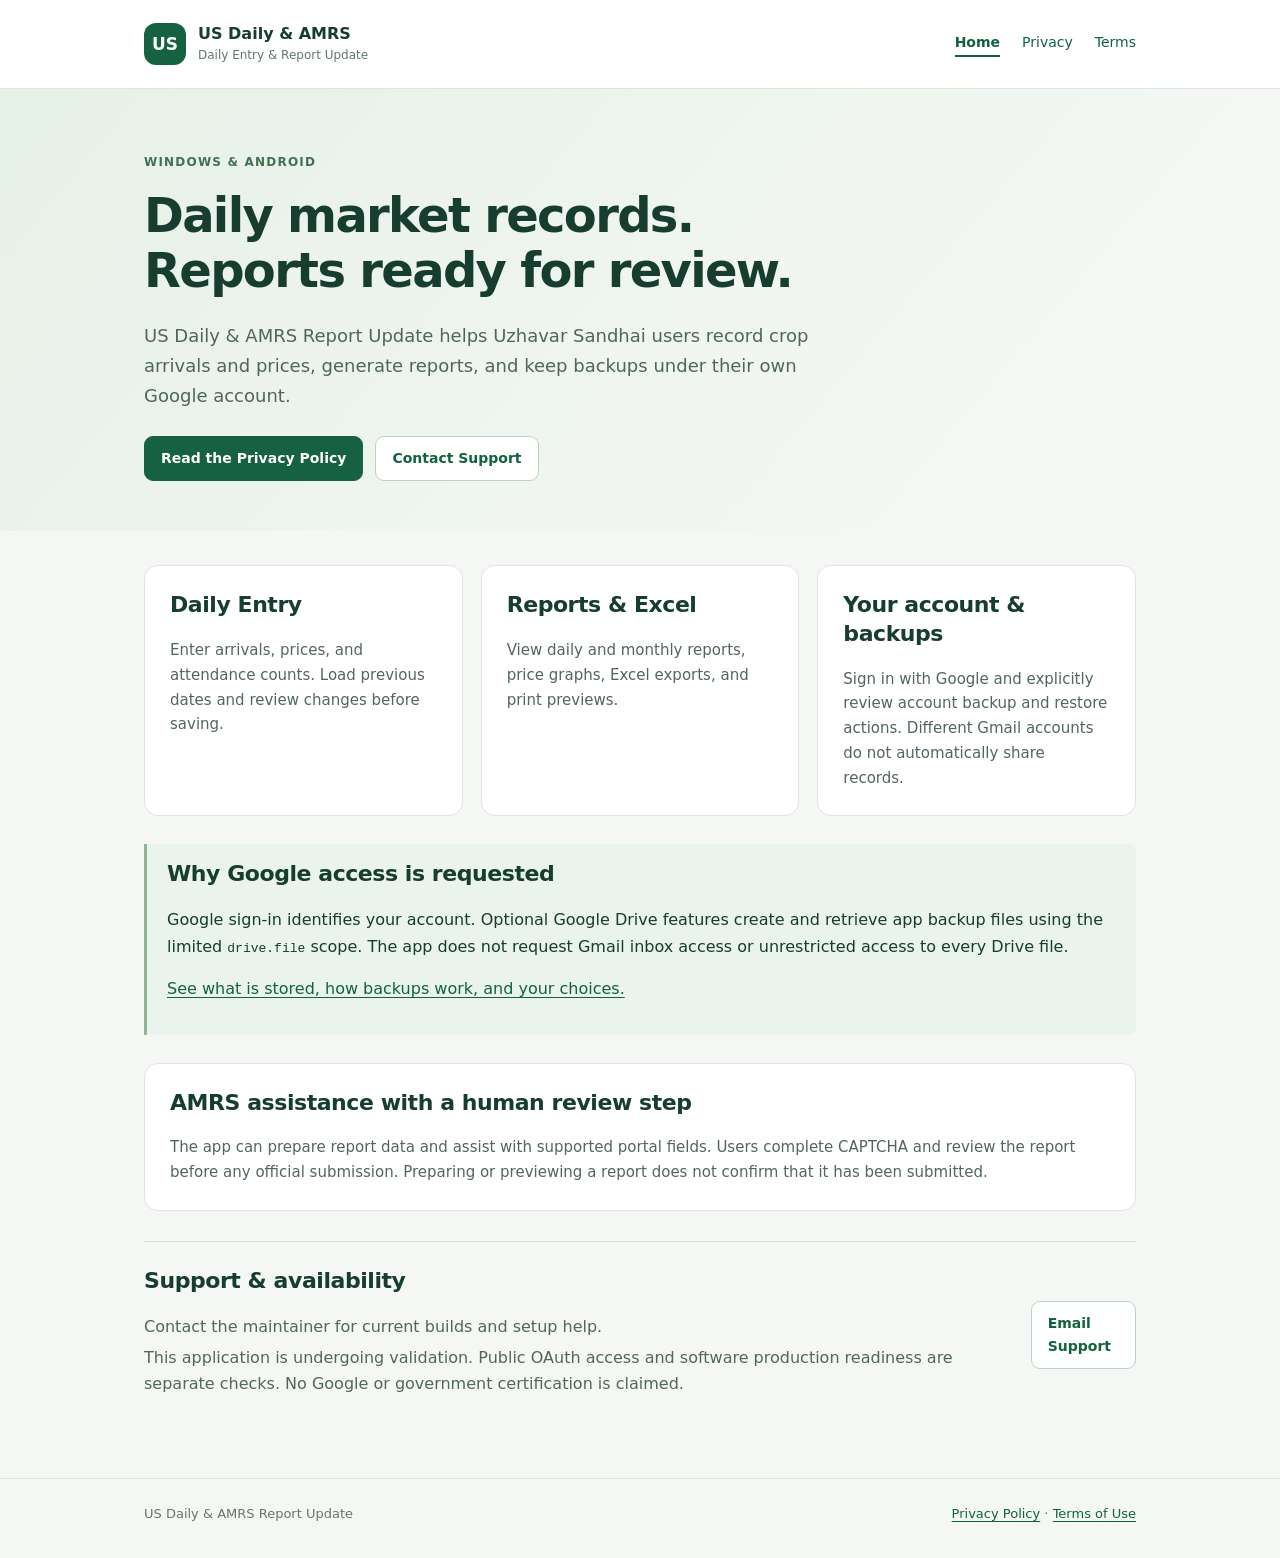
<file: index.html>
<!doctype html>
<html lang="en"><head><meta charset="utf-8"><meta name="viewport" content="width=device-width,initial-scale=1"><meta name="description" content="US Daily & AMRS Report Update: daily market entries, reports, and account-scoped Google Drive backups for Windows and Android."><title>US Daily & AMRS Report Update</title><link rel="stylesheet" href="styles.css"></head>
<body><header><div class="wrap top"><a class="brand" href="index.html"><span class="mark" aria-hidden="true">US</span><span>US Daily &amp; AMRS<small>Daily Entry &amp; Report Update</small></span></a><nav aria-label="Main navigation"><a href="index.html" aria-current="page">Home</a><a href="privacy.html">Privacy</a><a href="terms.html">Terms</a></nav></div></header>
<section class="hero"><div class="wrap"><div class="eyebrow">Windows &amp; Android</div><h1>Daily market records.<br>Reports ready for review.</h1><p class="intro">US Daily &amp; AMRS Report Update helps Uzhavar Sandhai users record crop arrivals and prices, generate reports, and keep backups under their own Google account.</p><div class="actions"><a class="button primary" href="privacy.html">Read the Privacy Policy</a><a class="button" href="mailto:prakashagri111@gmail.com">Contact Support</a></div></div></section>
<main><div class="wrap"><div class="grid"><section class="card"><h2>Daily Entry</h2><p>Enter arrivals, prices, and attendance counts. Load previous dates and review changes before saving.</p></section><section class="card"><h2>Reports &amp; Excel</h2><p>View daily and monthly reports, price graphs, Excel exports, and print previews.</p></section><section class="card"><h2>Your account &amp; backups</h2><p>Sign in with Google and explicitly review account backup and restore actions. Different Gmail accounts do not automatically share records.</p></section></div>
<section class="note"><h2>Why Google access is requested</h2><p>Google sign-in identifies your account. Optional Google Drive features create and retrieve app backup files using the limited <span class="scope">drive.file</span> scope. The app does not request Gmail inbox access or unrestricted access to every Drive file.</p><p><a href="privacy.html">See what is stored, how backups work, and your choices.</a></p></section>
<section class="card"><h2>AMRS assistance with a human review step</h2><p>The app can prepare report data and assist with supported portal fields. Users complete CAPTCHA and review the report before any official submission. Preparing or previewing a report does not confirm that it has been submitted.</p></section>
<section class="support"><div><h2>Support &amp; availability</h2><p>Contact the maintainer for current builds and setup help.</p><p class="muted">This application is undergoing validation. Public OAuth access and software production readiness are separate checks. No Google or government certification is claimed.</p></div><a class="button" href="mailto:prakashagri111@gmail.com">Email Support</a></section></div></main>
<footer><div class="wrap"><span>US Daily &amp; AMRS Report Update</span><span><a href="privacy.html">Privacy Policy</a> · <a href="terms.html">Terms of Use</a></span></div></footer></body></html>
</file>
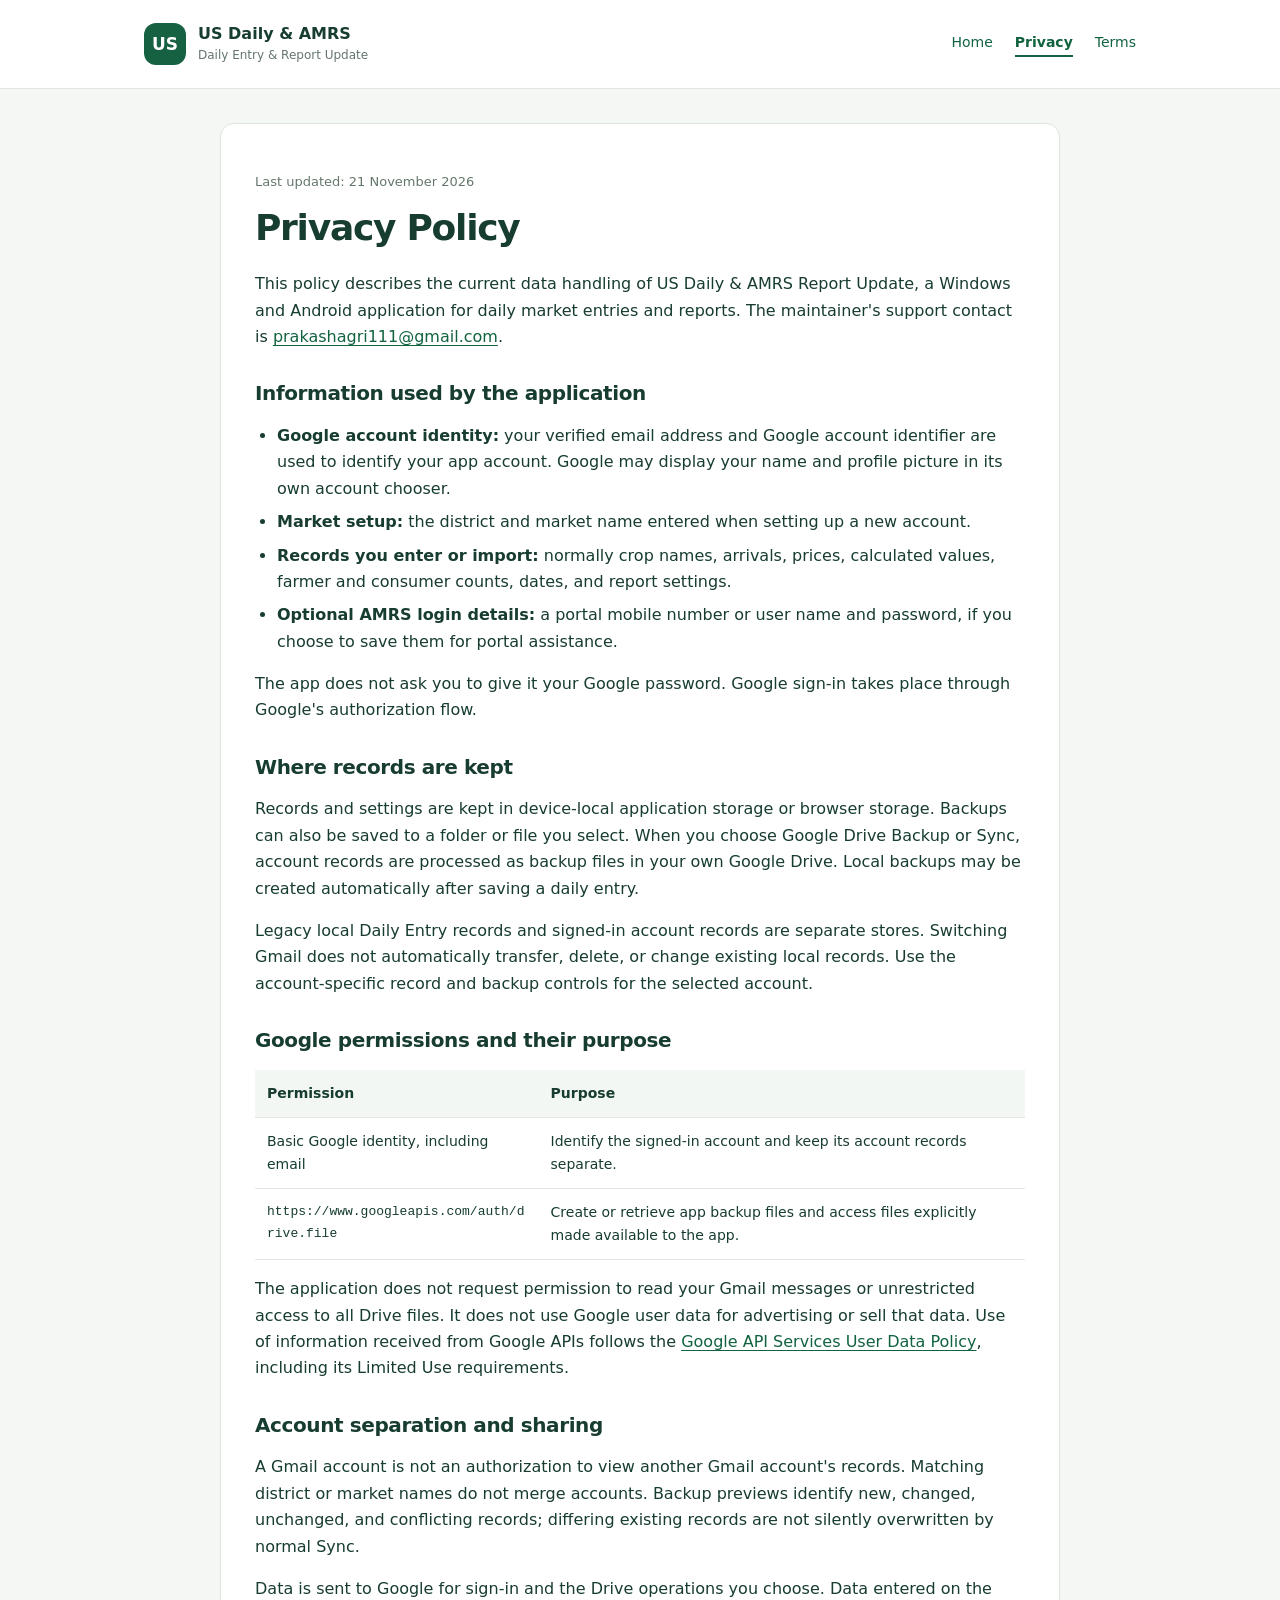
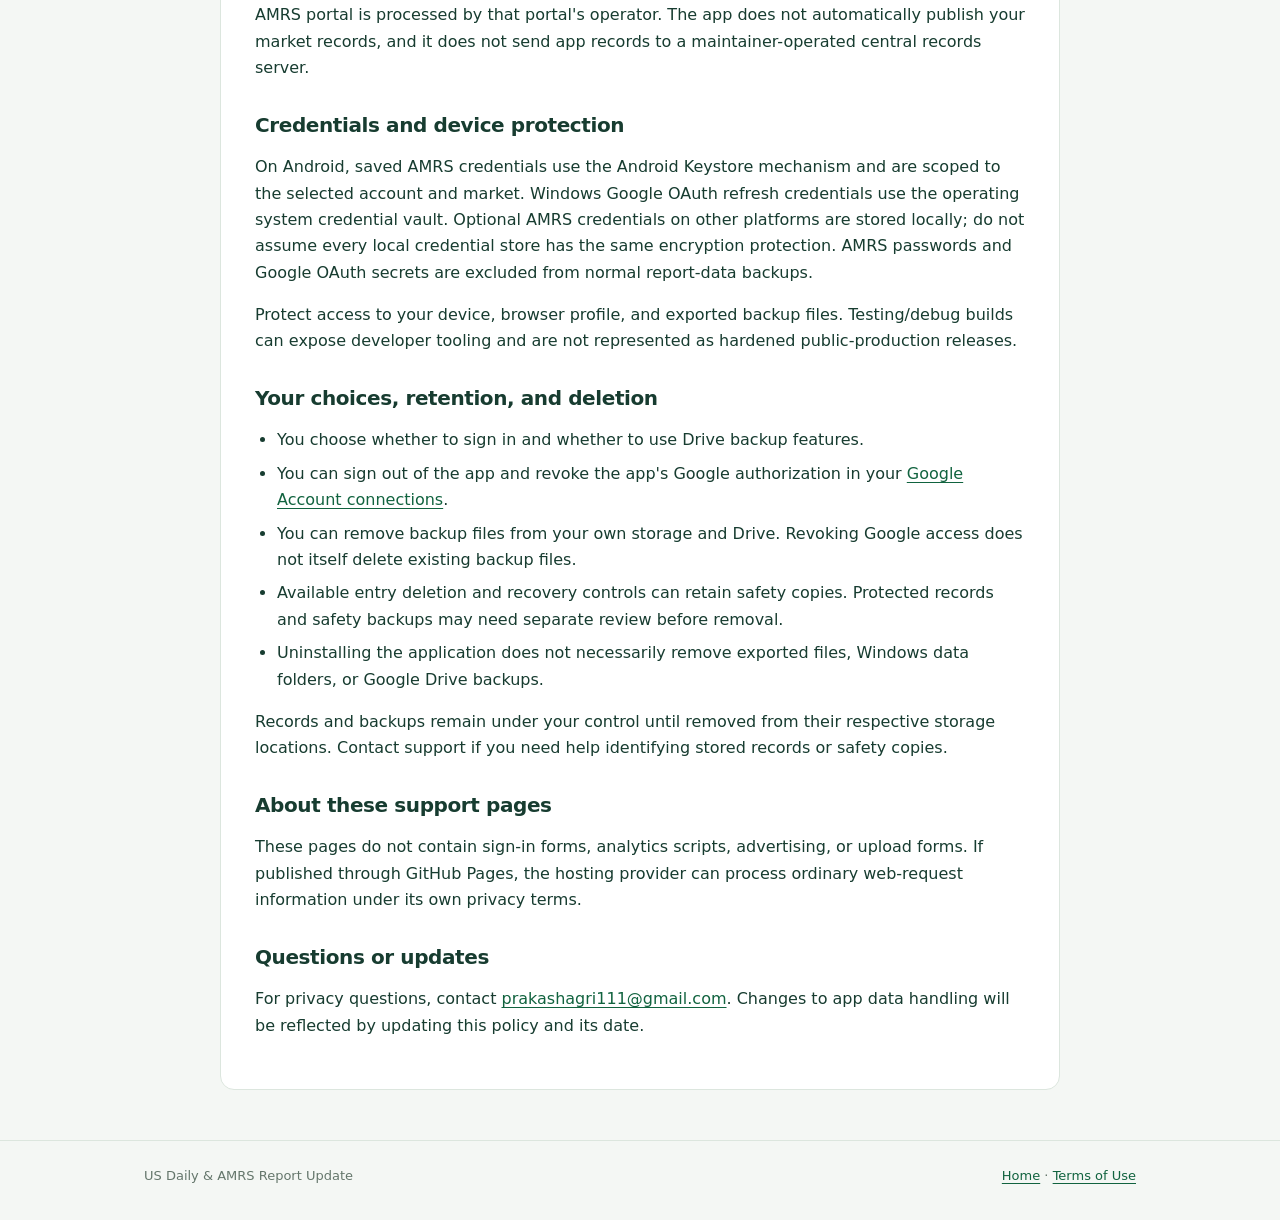
<file: privacy.html>
<!doctype html>
<html lang="en"><head><meta charset="utf-8"><meta name="viewport" content="width=device-width,initial-scale=1"><meta name="description" content="Privacy and data handling for US Daily & AMRS Report Update."><title>Privacy Policy — US Daily & AMRS Report Update</title><link rel="stylesheet" href="styles.css"></head>
<body><header><div class="wrap top"><a class="brand" href="index.html"><span class="mark" aria-hidden="true">US</span><span>US Daily &amp; AMRS<small>Daily Entry &amp; Report Update</small></span></a><nav aria-label="Main navigation"><a href="index.html">Home</a><a href="privacy.html" aria-current="page">Privacy</a><a href="terms.html">Terms</a></nav></div></header>
<main><div class="wrap"><article class="policy"><p class="updated">Last updated: 21 November 2026</p><h1>Privacy Policy</h1><p>This policy describes the current data handling of US Daily &amp; AMRS Report Update, a Windows and Android application for daily market entries and reports. The maintainer's support contact is <a href="mailto:prakashagri111@gmail.com">prakashagri111@gmail.com</a>.</p>
<h2>Information used by the application</h2><ul><li><strong>Google account identity:</strong> your verified email address and Google account identifier are used to identify your app account. Google may display your name and profile picture in its own account chooser.</li><li><strong>Market setup:</strong> the district and market name entered when setting up a new account.</li><li><strong>Records you enter or import:</strong> normally crop names, arrivals, prices, calculated values, farmer and consumer counts, dates, and report settings.</li><li><strong>Optional AMRS login details:</strong> a portal mobile number or user name and password, if you choose to save them for portal assistance.</li></ul><p>The app does not ask you to give it your Google password. Google sign-in takes place through Google's authorization flow.</p>
<h2>Where records are kept</h2><p>Records and settings are kept in device-local application storage or browser storage. Backups can also be saved to a folder or file you select. When you choose Google Drive Backup or Sync, account records are processed as backup files in your own Google Drive. Local backups may be created automatically after saving a daily entry.</p><p>Legacy local Daily Entry records and signed-in account records are separate stores. Switching Gmail does not automatically transfer, delete, or change existing local records. Use the account-specific record and backup controls for the selected account.</p>
<h2>Google permissions and their purpose</h2><table><thead><tr><th>Permission</th><th>Purpose</th></tr></thead><tbody><tr><td>Basic Google identity, including email</td><td>Identify the signed-in account and keep its account records separate.</td></tr><tr><td class="scope">https://www.googleapis.com/auth/drive.file</td><td>Create or retrieve app backup files and access files explicitly made available to the app.</td></tr></tbody></table><p>The application does not request permission to read your Gmail messages or unrestricted access to all Drive files. It does not use Google user data for advertising or sell that data. Use of information received from Google APIs follows the <a href="https://developers.google.com/terms/api-services-user-data-policy">Google API Services User Data Policy</a>, including its Limited Use requirements.</p>
<h2>Account separation and sharing</h2><p>A Gmail account is not an authorization to view another Gmail account's records. Matching district or market names do not merge accounts. Backup previews identify new, changed, unchanged, and conflicting records; differing existing records are not silently overwritten by normal Sync.</p><p>Data is sent to Google for sign-in and the Drive operations you choose. Data entered on the AMRS portal is processed by that portal's operator. The app does not automatically publish your market records, and it does not send app records to a maintainer-operated central records server.</p>
<h2>Credentials and device protection</h2><p>On Android, saved AMRS credentials use the Android Keystore mechanism and are scoped to the selected account and market. Windows Google OAuth refresh credentials use the operating system credential vault. Optional AMRS credentials on other platforms are stored locally; do not assume every local credential store has the same encryption protection. AMRS passwords and Google OAuth secrets are excluded from normal report-data backups.</p><p>Protect access to your device, browser profile, and exported backup files. Testing/debug builds can expose developer tooling and are not represented as hardened public-production releases.</p>
<h2>Your choices, retention, and deletion</h2><ul><li>You choose whether to sign in and whether to use Drive backup features.</li><li>You can sign out of the app and revoke the app's Google authorization in your <a href="https://myaccount.google.com/connections">Google Account connections</a>.</li><li>You can remove backup files from your own storage and Drive. Revoking Google access does not itself delete existing backup files.</li><li>Available entry deletion and recovery controls can retain safety copies. Protected records and safety backups may need separate review before removal.</li><li>Uninstalling the application does not necessarily remove exported files, Windows data folders, or Google Drive backups.</li></ul><p>Records and backups remain under your control until removed from their respective storage locations. Contact support if you need help identifying stored records or safety copies.</p>
<h2>About these support pages</h2><p>These pages do not contain sign-in forms, analytics scripts, advertising, or upload forms. If published through GitHub Pages, the hosting provider can process ordinary web-request information under its own privacy terms.</p>
<h2>Questions or updates</h2><p>For privacy questions, contact <a href="mailto:prakashagri111@gmail.com">prakashagri111@gmail.com</a>. Changes to app data handling will be reflected by updating this policy and its date.</p></article></div></main><footer><div class="wrap"><span>US Daily &amp; AMRS Report Update</span><span><a href="index.html">Home</a> · <a href="terms.html">Terms of Use</a></span></div></footer></body></html>
</file>
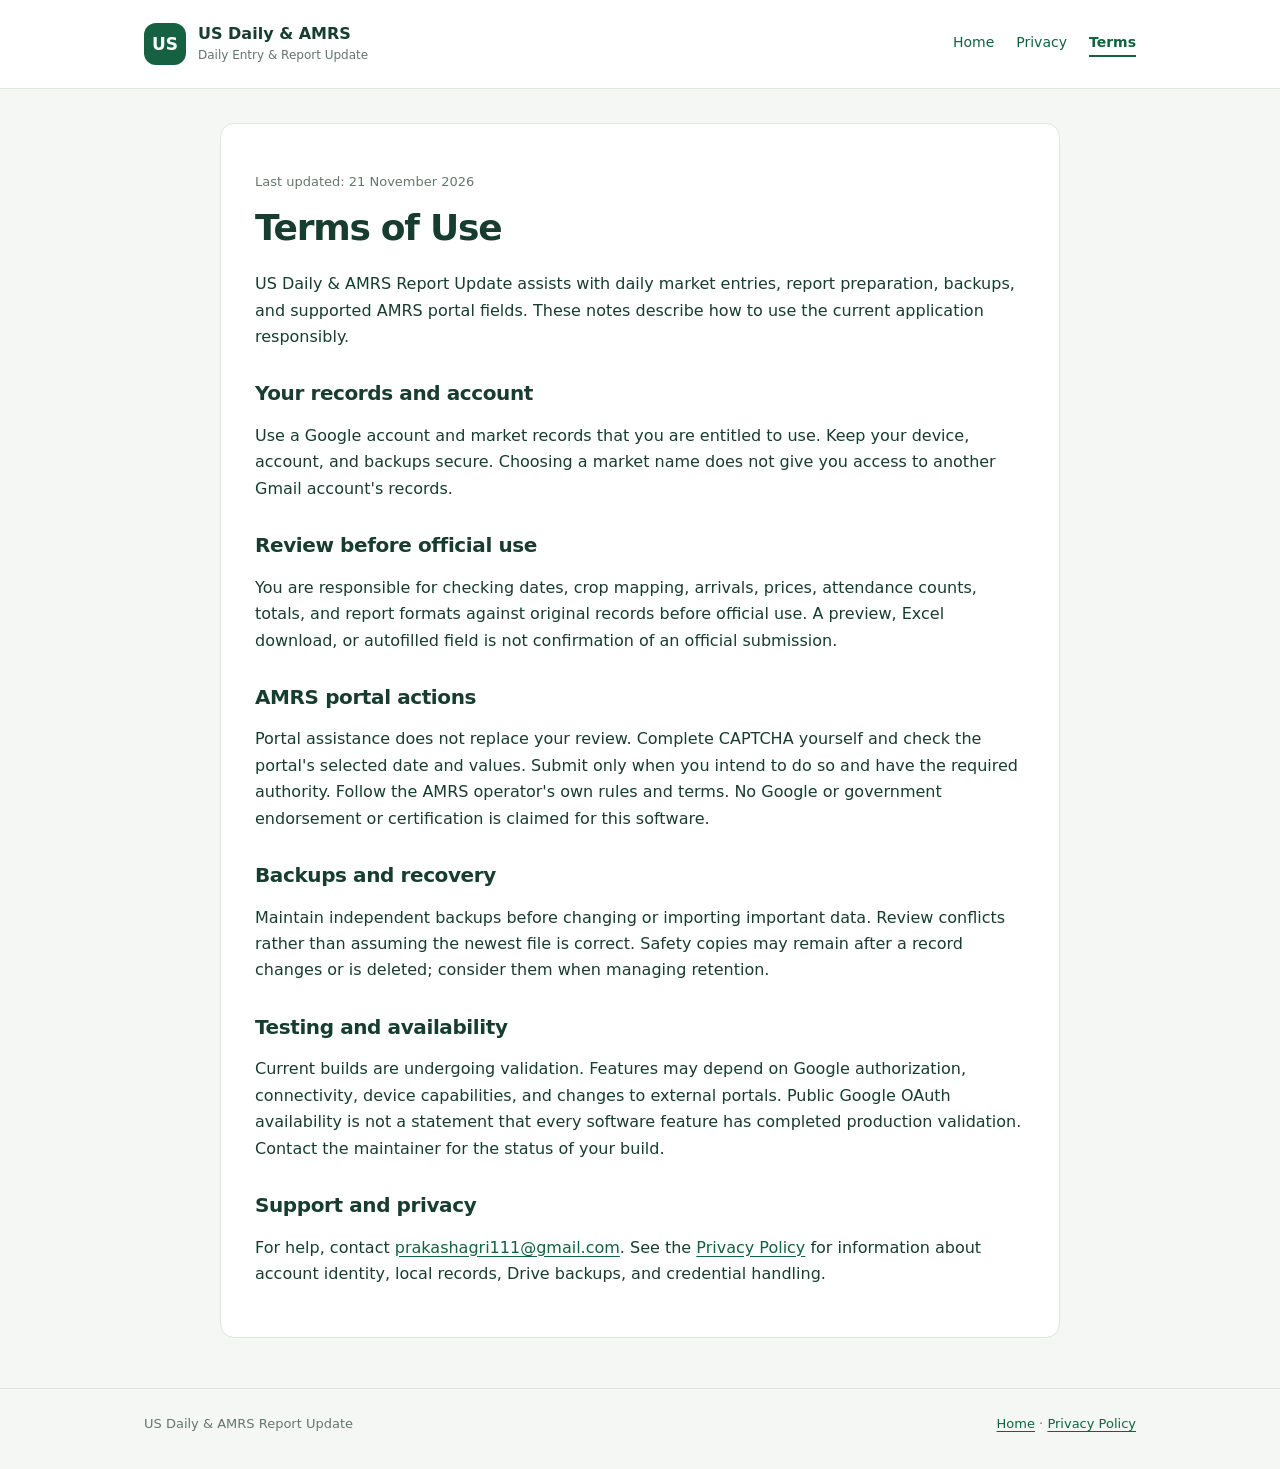
<file: terms.html>
<!doctype html>
<html lang="en"><head><meta charset="utf-8"><meta name="viewport" content="width=device-width,initial-scale=1"><meta name="description" content="Use and support terms for US Daily & AMRS Report Update."><title>Terms of Use — US Daily & AMRS Report Update</title><link rel="stylesheet" href="styles.css"></head>
<body><header><div class="wrap top"><a class="brand" href="index.html"><span class="mark" aria-hidden="true">US</span><span>US Daily &amp; AMRS<small>Daily Entry &amp; Report Update</small></span></a><nav aria-label="Main navigation"><a href="index.html">Home</a><a href="privacy.html">Privacy</a><a href="terms.html" aria-current="page">Terms</a></nav></div></header>
<main><div class="wrap"><article class="policy"><p class="updated">Last updated: 21 November 2026</p><h1>Terms of Use</h1><p>US Daily &amp; AMRS Report Update assists with daily market entries, report preparation, backups, and supported AMRS portal fields. These notes describe how to use the current application responsibly.</p>
<h2>Your records and account</h2><p>Use a Google account and market records that you are entitled to use. Keep your device, account, and backups secure. Choosing a market name does not give you access to another Gmail account's records.</p>
<h2>Review before official use</h2><p>You are responsible for checking dates, crop mapping, arrivals, prices, attendance counts, totals, and report formats against original records before official use. A preview, Excel download, or autofilled field is not confirmation of an official submission.</p>
<h2>AMRS portal actions</h2><p>Portal assistance does not replace your review. Complete CAPTCHA yourself and check the portal's selected date and values. Submit only when you intend to do so and have the required authority. Follow the AMRS operator's own rules and terms. No Google or government endorsement or certification is claimed for this software.</p>
<h2>Backups and recovery</h2><p>Maintain independent backups before changing or importing important data. Review conflicts rather than assuming the newest file is correct. Safety copies may remain after a record changes or is deleted; consider them when managing retention.</p>
<h2>Testing and availability</h2><p>Current builds are undergoing validation. Features may depend on Google authorization, connectivity, device capabilities, and changes to external portals. Public Google OAuth availability is not a statement that every software feature has completed production validation. Contact the maintainer for the status of your build.</p>
<h2>Support and privacy</h2><p>For help, contact <a href="mailto:prakashagri111@gmail.com">prakashagri111@gmail.com</a>. See the <a href="privacy.html">Privacy Policy</a> for information about account identity, local records, Drive backups, and credential handling.</p></article></div></main><footer><div class="wrap"><span>US Daily &amp; AMRS Report Update</span><span><a href="index.html">Home</a> · <a href="privacy.html">Privacy Policy</a></span></div></footer></body></html>
</file>
<file: styles.css>
:root{font-family:system-ui,-apple-system,"Segoe UI",sans-serif;color:#173c30;background:#f4f7f4;line-height:1.65;font-synthesis:none}*{box-sizing:border-box}body{margin:0}a{color:#11633f;text-underline-offset:3px}a:hover{color:#083c28}.wrap{max-width:1040px;margin:auto;padding:0 24px}header{background:#fff;border-bottom:1px solid #dde7df}.top{display:flex;align-items:center;justify-content:space-between;gap:24px;min-height:88px}.brand{display:flex;align-items:center;gap:12px;font-weight:750;color:#173c30;text-decoration:none;line-height:1.3}.mark{display:grid;place-items:center;width:42px;height:42px;flex-shrink:0;background:#176143;color:white;border-radius:12px;font-size:17px}.brand small{display:block;color:#64756c;font-size:12px;font-weight:500;margin-top:3px}nav{display:flex;gap:22px;font-size:14px}nav a{text-decoration:none}nav a[aria-current=page]{font-weight:750;border-bottom:2px solid #176143}.hero{padding:64px 0 38px;background:linear-gradient(130deg,#e6f1e7,#f4f7f4 76%)}.eyebrow{font-size:12px;text-transform:uppercase;letter-spacing:.1em;font-weight:750;color:#437055}h1{font-size:clamp(30px,5vw,48px);letter-spacing:-.035em;line-height:1.16;max-width:760px;margin:15px 0 22px}h2{font-size:22px;line-height:1.3;letter-spacing:-.02em;margin-top:0}h3{font-size:17px;margin:0 0 10px}.intro{font-size:18px;color:#506659;max-width:720px}.actions{display:flex;gap:12px;flex-wrap:wrap;margin:26px 0 12px}.button{display:inline-block;border:1px solid #bcd3c2;border-radius:9px;padding:10px 16px;font-size:14px;text-decoration:none;font-weight:650;background:white}.button.primary{color:white;background:#176143;border-color:#176143}.button:hover{filter:brightness(.96)}main{padding:34px 0 50px}.grid{display:grid;grid-template-columns:repeat(3,minmax(0,1fr));gap:18px}.card,.policy{background:white;border:1px solid #dce6de;border-radius:14px;padding:25px}.card p{font-size:15px;color:#52675a;margin-bottom:0}.policy{max-width:840px;margin:auto;padding:34px}.policy h1{font-size:36px}.policy h2{font-size:20px;margin-top:30px}.policy li{margin-bottom:7px}.policy .updated{font-size:13px;color:#65776b}.note{border-left:3px solid #8db598;background:#eaf3ec;padding:16px 20px;border-radius:0 8px 8px 0;margin:28px 0}.support{margin-top:30px;display:flex;align-items:center;justify-content:space-between;gap:20px;padding:25px 0;border-top:1px solid #d8e3da}.support p{margin:5px 0;color:#52675a}footer{font-size:13px;color:#64766b;border-top:1px solid #dce6de;padding:24px 0 34px}footer .wrap{display:flex;justify-content:space-between;gap:20px;flex-wrap:wrap}.scope{overflow-wrap:anywhere;font-family:ui-monospace,monospace;font-size:13px}table{border-collapse:collapse;width:100%;font-size:14px}td,th{padding:12px;border-bottom:1px solid #e0e8e1;text-align:left;vertical-align:top}th{background:#f3f7f3}.muted{color:#607367}ul{padding-left:22px}a:focus-visible{outline:3px solid #d69c25;outline-offset:4px}@media(max-width:700px){.top{align-items:flex-start;flex-direction:column;gap:15px;padding:20px 0}nav{gap:20px}.hero{padding-top:36px}.grid{grid-template-columns:1fr}.policy{padding:23px}.policy h1{font-size:30px}.support{align-items:flex-start;flex-direction:column}.wrap{padding:0 18px}h1{font-size:34px}}
</file>
